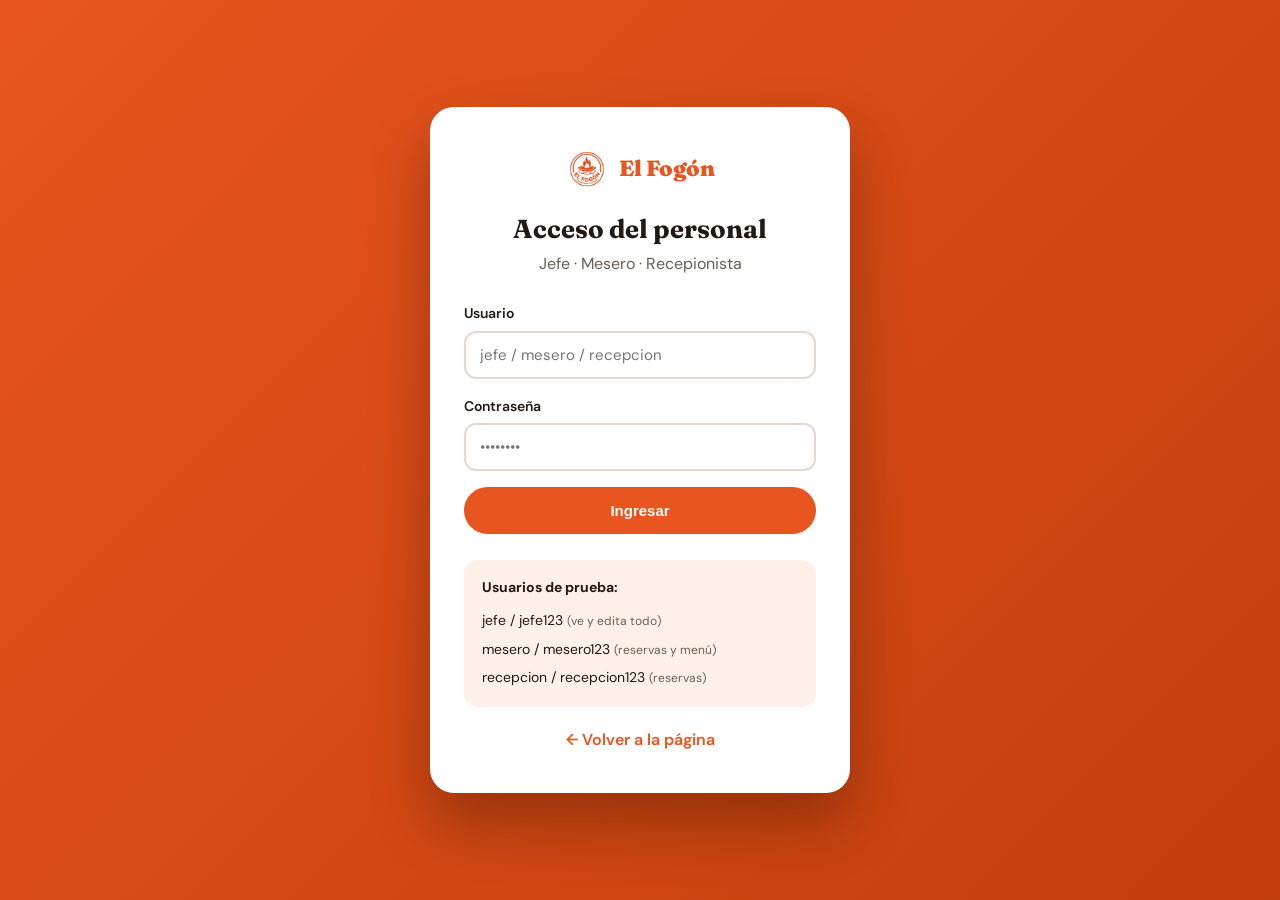
<file: frontend/login.html>
<!DOCTYPE html>
<html lang="es">
<head>
    <meta charset="UTF-8" />
    <meta name="viewport" content="width=device-width, initial-scale=1.0" />
    <title>Ingresar — El Fogón</title>
    <link rel="icon" href="img/logo-el-fogon.png" />
    <link rel="preconnect" href="https://fonts.googleapis.com" />
    <link href="https://fonts.googleapis.com/css2?family=Fraunces:opsz,wght@9..144,700;9..144,900&family=DM+Sans:wght@400;500;600;700&display=swap" rel="stylesheet" />
    <link rel="stylesheet" href="css/styles.css" />
</head>
<body class="cuerpo-login">
    <div class="login-caja" data-testid="login-caja">
        <a href="index.html" class="logo-caja login-logo">
            <img src="img/logo-el-fogon.png" alt="Logo El Fogón" class="logo-img" />
            <span class="logo-texto">El Fogón</span>
        </a>
        <h1 class="login-titulo">Acceso del personal</h1>
        <p class="login-sub">Jefe · Mesero · Recepionista</p>

        <form id="form-login" class="form-login">
            <div class="campo">
                <label>Usuario</label>
                <input type="text" name="usuario" required data-testid="login-usuario" placeholder="jefe / mesero / recepcion" autocomplete="username" />
            </div>
            <div class="campo">
                <label>Contraseña</label>
                <input type="password" name="password" required data-testid="login-password" placeholder="••••••••" autocomplete="current-password" />
            </div>
            <p class="login-error oculto" id="login-error" data-testid="login-error"></p>
            <button type="submit" class="btn btn-primario ancho-full" data-testid="btn-ingresar">Ingresar</button>
        </form>

        <div class="login-ayuda">
            <p><strong>Usuarios de prueba:</strong></p>
            <ul>
                <li>jefe / jefe123 <span>(ve y edita todo)</span></li>
                <li>mesero / mesero123 <span>(reservas y menú)</span></li>
                <li>recepcion / recepcion123 <span>(reservas)</span></li>
            </ul>
        </div>
        <a href="index.html" class="login-volver">← Volver a la página</a>
    </div>

    <script src="js/config.js"></script>
    <script src="js/api.js"></script>
    <script src="js/login.js"></script>
</body>
</html>
</file>
<file: frontend/css/styles.css>
/* ============================================================
   EL FOGÓN — Hoja de estilos
   Colores: naranja (#E8551E) y blanco. Diseño apetitoso,
   limpio y 100% responsivo (celulares y computadoras).
   ============================================================ */

:root {
    --naranja: #E8551E;
    --naranja-oscuro: #C23E0C;
    --naranja-claro: #FFF1E9;
    --crema: #FBF6F1;
    --carbon: #241812;
    --gris: #6b5d54;
    --blanco: #ffffff;
    --sombra: 0 14px 40px rgba(199, 70, 20, 0.14);
    --radio: 18px;
    --fuente-titulo: "Fraunces", Georgia, serif;
    --fuente-texto: "DM Sans", system-ui, sans-serif;
}

* { margin: 0; padding: 0; box-sizing: border-box; }

body {
    font-family: var(--fuente-texto);
    color: var(--carbon);
    background: var(--blanco);
    line-height: 1.6;
}

.contenedor { width: 100%; max-width: 1180px; margin: 0 auto; padding: 0 22px; }
.oculto { display: none !important; }
img { max-width: 100%; display: block; }
.centrado { text-align: center; }
.blanco { color: var(--blanco) !important; }
.naranja { color: var(--naranja) !important; }

/* ---------- Botones ---------- */
.btn {
    display: inline-block;
    padding: 13px 26px;
    border-radius: 999px;
    font-weight: 700;
    font-size: 15px;
    cursor: pointer;
    border: 2px solid transparent;
    text-decoration: none;
    transition: transform .18s ease, background-color .18s ease, color .18s ease, box-shadow .18s ease;
}
.btn-primario { background: var(--naranja); color: #fff; }
.btn-primario:hover { background: var(--naranja-oscuro); transform: translateY(-2px); box-shadow: var(--sombra); }
.btn-contorno { background: transparent; color: var(--naranja); border-color: var(--naranja); }
.btn-contorno:hover { background: var(--naranja); color: #fff; transform: translateY(-2px); }
.btn-chico { padding: 9px 16px; font-size: 14px; }
.ancho-full { width: 100%; }

/* ---------- Encabezado / navegación ---------- */
.encabezado {
    position: sticky; top: 0; z-index: 50;
    background: rgba(255,255,255,0.92);
    backdrop-filter: blur(12px);
    border-bottom: 1px solid #f0e2d8;
}
.nav-contenido { display: flex; align-items: center; justify-content: space-between; height: 72px; }
.logo-caja { display: flex; align-items: center; gap: 10px; text-decoration: none; }
.logo-img { width: 44px; height: 44px; border-radius: 50%; object-fit: cover; }
.logo-texto { font-family: var(--fuente-titulo); font-weight: 900; font-size: 22px; color: var(--naranja); }
.menu-nav { display: flex; align-items: center; gap: 28px; }
.menu-nav a { color: var(--carbon); text-decoration: none; font-weight: 600; font-size: 15px; transition: color .15s; }
.menu-nav a:hover { color: var(--naranja); }
.btn-login { background: var(--naranja); color: #fff !important; padding: 9px 20px; border-radius: 999px; }
.btn-login:hover { background: var(--naranja-oscuro); }
.menu-hamburguesa { display: none; flex-direction: column; gap: 5px; background: none; border: none; cursor: pointer; }
.menu-hamburguesa span { width: 26px; height: 3px; background: var(--naranja); border-radius: 3px; }

/* ---------- Portada ---------- */
.portada {
    position: relative;
    min-height: 90vh;
    display: flex; align-items: center;
    background: url("/img/sopa-de-frijoles.jpg") center/cover no-repeat;
    color: #fff;
}
.portada-overlay { position: absolute; inset: 0; background: linear-gradient(120deg, rgba(36,24,18,.82), rgba(199,62,12,.55)); }
.portada-contenido { position: relative; max-width: 720px; padding: 60px 22px; animation: aparecer .9s ease; }
.portada-badge {
    display: inline-block; background: rgba(255,255,255,.18); border: 1px solid rgba(255,255,255,.4);
    padding: 8px 18px; border-radius: 999px; font-weight: 700; font-size: 14px; margin-bottom: 22px;
}
.portada-badge.abierto { background: #1f7a3f; border-color: #1f7a3f; }
.portada-badge.cerrado { background: #a12020; border-color: #a12020; }
.portada-titulo { font-family: var(--fuente-titulo); font-weight: 900; font-size: clamp(3rem, 9vw, 6rem); line-height: 1; margin-bottom: 18px; }
.portada-sub { font-size: clamp(1rem, 2.4vw, 1.3rem); max-width: 560px; margin-bottom: 30px; }
.portada-botones { display: flex; gap: 14px; flex-wrap: wrap; }
.portada-botones .btn-contorno { color: #fff; border-color: #fff; }
.portada-botones .btn-contorno:hover { background: #fff; color: var(--naranja); }
.portada-horario { margin-top: 26px; font-size: 14px; opacity: .9; }

@keyframes aparecer { from { opacity: 0; transform: translateY(22px); } to { opacity: 1; transform: translateY(0); } }

/* ---------- Secciones generales ---------- */
.seccion { padding: 84px 0; }
.seccion-crema { background: var(--crema); }
.seccion-naranja { background: var(--naranja); }
.seccion-oscura { background: var(--carbon); color: #f3e9e2; }
.seccion-kicker { text-transform: uppercase; letter-spacing: 2px; font-weight: 700; font-size: 13px; color: var(--naranja); margin-bottom: 8px; }
.seccion-titulo { font-family: var(--fuente-titulo); font-weight: 900; font-size: clamp(2rem, 5vw, 3rem); margin-bottom: 14px; }
.seccion-texto { color: var(--gris); max-width: 620px; margin-bottom: 34px; }
.seccion-oscura .seccion-texto { color: #cdbcb0; }

/* ---------- Platos de la casa ---------- */
.grid-casa { display: grid; grid-template-columns: repeat(4, 1fr); gap: 24px; }
.tarjeta-casa { background: #fff; border-radius: var(--radio); overflow: hidden; box-shadow: var(--sombra); cursor: pointer; transition: transform .2s ease; }
.tarjeta-casa:hover { transform: translateY(-6px); }
.tarjeta-casa-img { height: 180px; background-size: cover; background-position: center; }
.tarjeta-casa-cuerpo { padding: 18px; }
.etiqueta { display: inline-block; background: var(--naranja-claro); color: var(--naranja); font-size: 12px; font-weight: 700; padding: 3px 10px; border-radius: 999px; margin-bottom: 8px; }
.tarjeta-casa-cuerpo h3 { font-family: var(--fuente-titulo); font-size: 20px; margin-bottom: 6px; }
.tarjeta-casa-cuerpo p { color: var(--gris); font-size: 14px; min-height: 42px; }
.precio { color: var(--naranja); font-weight: 800; font-size: 18px; }

/* ---------- Filtros del menú ---------- */
.filtros { display: flex; flex-wrap: wrap; gap: 10px; margin-bottom: 32px; }
.chip { background: #fff; border: 2px solid #eadbd0; color: var(--carbon); padding: 9px 20px; border-radius: 999px; font-weight: 600; cursor: pointer; transition: all .15s; }
.chip:hover { border-color: var(--naranja); color: var(--naranja); }
.chip-activo { background: var(--naranja); color: #fff; border-color: var(--naranja); }

/* ---------- Menú (tarjetas) ---------- */
.grid-menu { display: grid; grid-template-columns: repeat(3, 1fr); gap: 24px; }
.tarjeta-menu { background: #fff; border-radius: var(--radio); overflow: hidden; box-shadow: var(--sombra); cursor: pointer; transition: transform .2s ease; display: flex; flex-direction: column; }
.tarjeta-menu:hover { transform: translateY(-5px); }
.tarjeta-menu-img { height: 160px; background-size: cover; background-position: center; }
.tarjeta-menu-cuerpo { padding: 18px; flex: 1; display: flex; flex-direction: column; }
.tarjeta-menu-top { display: flex; justify-content: space-between; align-items: flex-start; gap: 10px; }
.tarjeta-menu-top h3 { font-family: var(--fuente-titulo); font-size: 19px; }
.tarjeta-menu-cuerpo p { color: var(--gris); font-size: 14px; margin: 8px 0; flex: 1; }
.toca-mas { color: var(--naranja); font-weight: 700; font-size: 13px; }

/* ---------- Promociones ---------- */
.grid-promos { display: grid; grid-template-columns: repeat(3, 1fr); gap: 24px; }
.tarjeta-promo { position: relative; background: linear-gradient(160deg, #fff, var(--naranja-claro)); border: 2px dashed var(--naranja); border-radius: var(--radio); padding: 28px 22px; transition: transform .2s; }
.tarjeta-promo:hover { transform: translateY(-5px); }
.promo-cinta { position: absolute; top: 16px; right: -6px; background: var(--naranja); color: #fff; font-size: 12px; font-weight: 700; padding: 4px 14px; border-radius: 4px 0 0 4px; }
.tarjeta-promo h3 { font-family: var(--fuente-titulo); font-size: 22px; margin-bottom: 10px; padding-right: 60px; }
.tarjeta-promo p { color: var(--gris); font-size: 14px; margin-bottom: 16px; min-height: 42px; }
.promo-precios { display: flex; align-items: baseline; gap: 10px; }
.precio-antes { text-decoration: line-through; color: #b7a79c; font-weight: 600; }
.precio-ahora { color: var(--naranja); font-weight: 900; font-size: 26px; }

/* ---------- Nosotros ---------- */
.grid-nosotros { display: grid; grid-template-columns: 1.1fr 1fr; gap: 48px; align-items: center; }
.nosotros-texto p { margin-bottom: 16px; }
.nosotros-img img { border-radius: var(--radio); box-shadow: var(--sombra); }

/* ---------- Reservas ---------- */
.grid-reservas { display: grid; grid-template-columns: 1.2fr 1fr; gap: 40px; align-items: start; }
.form-reserva { display: flex; flex-direction: column; gap: 16px; }
.campo label { display: block; font-weight: 600; font-size: 14px; margin-bottom: 6px; }
.campo input, .campo textarea, .form-panel input, .form-panel select {
    width: 100%; padding: 12px 14px; border: 2px solid #e7d7cc; border-radius: 12px;
    font-family: inherit; font-size: 15px; background: #fff; transition: border-color .15s;
}
.campo input:focus, .campo textarea:focus { outline: none; border-color: var(--naranja); }
.fila-2 { display: grid; grid-template-columns: 1fr 1fr; gap: 14px; }
.resumen-reserva { background: #fff; border: 2px solid #f0e2d8; border-radius: var(--radio); padding: 26px; box-shadow: var(--sombra); position: sticky; top: 90px; }
.resumen-reserva h3 { font-family: var(--fuente-titulo); font-size: 22px; margin-bottom: 16px; color: var(--naranja); }
.resumen-vacio { color: var(--gris); }
.resumen-lista { list-style: none; }
.resumen-lista li { display: flex; justify-content: space-between; padding: 10px 0; border-bottom: 1px dashed #ead9cd; }
.resumen-lista span { color: var(--gris); }

/* ---------- Ubicación ---------- */
.grid-ubicacion { display: grid; grid-template-columns: 1fr 1.2fr; gap: 36px; align-items: stretch; }
.ubicacion-ciudad { font-family: var(--fuente-titulo); font-size: 26px; font-weight: 800; color: var(--naranja); margin-bottom: 12px; }
.contacto-botones { display: flex; flex-direction: column; gap: 12px; margin: 22px 0; align-items: flex-start; }
.contacto-botones .btn { font-size: 14px; }
.horario-caja { background: var(--naranja-claro); border-radius: var(--radio); padding: 20px; }
.horario-caja h4 { font-family: var(--fuente-titulo); font-size: 18px; margin-bottom: 6px; }
.estado-chip { display: inline-block; margin-top: 8px; font-weight: 700; padding: 5px 14px; border-radius: 999px; background: #eee; }
.estado-chip.abierto { background: #e2f3e8; color: #1f7a3f; }
.estado-chip.cerrado { background: #f7e2e2; color: #a12020; }
.ubicacion-mapa iframe { width: 100%; height: 100%; min-height: 340px; border: 0; border-radius: var(--radio); box-shadow: var(--sombra); }

/* ---------- Redes sociales ---------- */
.redes-iconos { display: flex; justify-content: center; gap: 40px; margin-top: 34px; flex-wrap: wrap; }
.red-item { display: flex; flex-direction: column; align-items: center; gap: 10px; color: #fff; text-decoration: none; font-weight: 700; transition: transform .2s; }
.red-item:hover { transform: translateY(-6px) scale(1.05); }
.red-item img { width: 64px; height: 64px; background: #fff; padding: 14px; border-radius: 20px; box-shadow: 0 10px 24px rgba(0,0,0,.18); }

/* ---------- Pie de página ---------- */
.pie { background: var(--carbon); color: #e8dcd3; padding: 56px 0 24px; }
.grid-pie { display: grid; grid-template-columns: 2fr 1fr 1fr; gap: 32px; margin-bottom: 30px; }
.pie-texto { margin-top: 12px; color: #b4a197; max-width: 320px; }
.pie h4 { font-family: var(--fuente-titulo); margin-bottom: 12px; color: #fff; }
.pie a { display: block; color: #cdbcb0; text-decoration: none; margin-bottom: 6px; }
.pie a:hover { color: var(--naranja); }
.pie-copy { text-align: center; border-top: 1px solid #3a2b22; padding-top: 20px; color: #9c8b80; font-size: 14px; }

/* ---------- Modal ---------- */
.modal-fondo { position: fixed; inset: 0; background: rgba(36,24,18,.72); display: flex; align-items: center; justify-content: center; z-index: 100; padding: 20px; animation: aparecer .25s ease; }
.modal-caja { background: #fff; border-radius: 22px; max-width: 480px; width: 100%; padding: 26px; position: relative; max-height: 90vh; overflow-y: auto; }
.modal-cerrar { position: absolute; top: 14px; right: 14px; background: var(--naranja-claro); border: none; width: 38px; height: 38px; border-radius: 50%; font-size: 18px; cursor: pointer; color: var(--naranja); }
.modal-img { width: 100%; height: 200px; object-fit: cover; border-radius: 16px; margin-bottom: 16px; }
.modal-caja h3 { font-family: var(--fuente-titulo); font-size: 26px; }
.modal-desc { color: var(--gris); margin: 6px 0 18px; }
.modal-sub { font-size: 15px; text-transform: uppercase; letter-spacing: 1px; color: var(--naranja); margin-bottom: 10px; }
.modal-variedades { list-style: none; }
.modal-variedades li { display: flex; justify-content: space-between; align-items: center; gap: 14px; padding: 12px 0; border-bottom: 1px dashed #ead9cd; }
.modal-variedades small { display: block; color: var(--gris); font-size: 13px; }

/* ---------- Toast ---------- */
.toast { position: fixed; bottom: 26px; left: 50%; transform: translateX(-50%); background: var(--carbon); color: #fff; padding: 14px 26px; border-radius: 999px; z-index: 200; font-weight: 600; box-shadow: 0 12px 30px rgba(0,0,0,.25); }
.toast-ok { background: #1f7a3f; }
.toast-error { background: #a12020; }

.aviso-error { color: #a12020; font-weight: 600; }

/* ============================================================
   LOGIN
   ============================================================ */
.cuerpo-login { min-height: 100vh; display: flex; align-items: center; justify-content: center; background: linear-gradient(135deg, var(--naranja), var(--naranja-oscuro)); padding: 20px; }
.login-caja { background: #fff; border-radius: 24px; padding: 40px 34px; width: 100%; max-width: 420px; box-shadow: 0 30px 60px rgba(0,0,0,.28); }
.login-logo { justify-content: center; margin-bottom: 18px; }
.login-titulo { font-family: var(--fuente-titulo); font-size: 26px; text-align: center; }
.login-sub { text-align: center; color: var(--gris); margin-bottom: 26px; }
.form-login { display: flex; flex-direction: column; gap: 16px; }
.login-error { background: #f7e2e2; color: #a12020; padding: 10px 14px; border-radius: 10px; font-weight: 600; font-size: 14px; }
.login-ayuda { margin-top: 26px; background: var(--naranja-claro); padding: 16px 18px; border-radius: 14px; font-size: 14px; }
.login-ayuda ul { list-style: none; margin-top: 8px; }
.login-ayuda li { padding: 3px 0; }
.login-ayuda span { color: var(--gris); font-size: 12px; }
.login-volver { display: block; text-align: center; margin-top: 20px; color: var(--naranja); text-decoration: none; font-weight: 600; }

/* ============================================================
   PANEL
   ============================================================ */
.cuerpo-panel { background: var(--crema); min-height: 100vh; }
.panel-top { display: flex; justify-content: space-between; align-items: center; background: #fff; padding: 14px 24px; box-shadow: 0 2px 12px rgba(0,0,0,.06); flex-wrap: wrap; gap: 12px; }
.panel-usuario { display: flex; align-items: center; gap: 12px; flex-wrap: wrap; }
.panel-usuario span { font-weight: 600; color: var(--gris); }
.panel-tabs { display: flex; gap: 8px; background: #fff; padding: 0 24px; border-bottom: 1px solid #eee; flex-wrap: wrap; }
.tab { background: none; border: none; padding: 16px 18px; font-family: inherit; font-weight: 700; color: var(--gris); cursor: pointer; border-bottom: 3px solid transparent; }
.tab:hover { color: var(--naranja); }
.tab-activo { color: var(--naranja); border-bottom-color: var(--naranja); }
.panel-main { padding: 32px 24px; }
.panel-seccion h2 { font-family: var(--fuente-titulo); font-size: 26px; margin-bottom: 20px; }
.form-panel { display: grid; grid-template-columns: repeat(3, 1fr); gap: 12px; background: #fff; padding: 20px; border-radius: 16px; margin-bottom: 24px; box-shadow: var(--sombra); align-items: center; }
.form-panel .check { display: flex; align-items: center; gap: 8px; font-weight: 600; }
.tabla-scroll { overflow-x: auto; background: #fff; border-radius: 16px; box-shadow: var(--sombra); }
.tabla { width: 100%; border-collapse: collapse; min-width: 560px; }
.tabla th { text-align: left; background: var(--naranja-claro); color: var(--naranja); padding: 14px; font-size: 14px; }
.tabla td { padding: 14px; border-top: 1px solid #f0e6df; font-size: 14px; }
.btn-mini, .btn-mini-borrar { border: none; padding: 7px 13px; border-radius: 8px; font-weight: 700; cursor: pointer; font-size: 13px; margin-right: 4px; }
.btn-mini { background: var(--naranja-claro); color: var(--naranja); }
.btn-mini-borrar { background: #f7e2e2; color: #a12020; }

/* ============================================================
   RESPONSIVO (celulares y tablets)
   ============================================================ */
@media (max-width: 960px) {
    .grid-casa { grid-template-columns: repeat(2, 1fr); }
    .grid-menu, .grid-promos { grid-template-columns: repeat(2, 1fr); }
    .grid-nosotros, .grid-reservas, .grid-ubicacion { grid-template-columns: 1fr; }
    .form-panel { grid-template-columns: 1fr 1fr; }
}
@media (max-width: 680px) {
    .menu-nav {
        position: absolute; top: 72px; left: 0; right: 0; background: #fff;
        flex-direction: column; gap: 0; padding: 10px 0; box-shadow: var(--sombra);
        display: none; align-items: stretch;
    }
    .menu-nav.abierto { display: flex; }
    .menu-nav a { padding: 14px 24px; }
    .btn-login { margin: 10px 24px; text-align: center; }
    .menu-hamburguesa { display: flex; }
    .grid-casa, .grid-menu, .grid-promos { grid-template-columns: 1fr; }
    .fila-2 { grid-template-columns: 1fr; }
    .grid-pie { grid-template-columns: 1fr; }
    .form-panel { grid-template-columns: 1fr; }
    .seccion { padding: 56px 0; }
    .resumen-reserva { position: static; }
}
</file>
